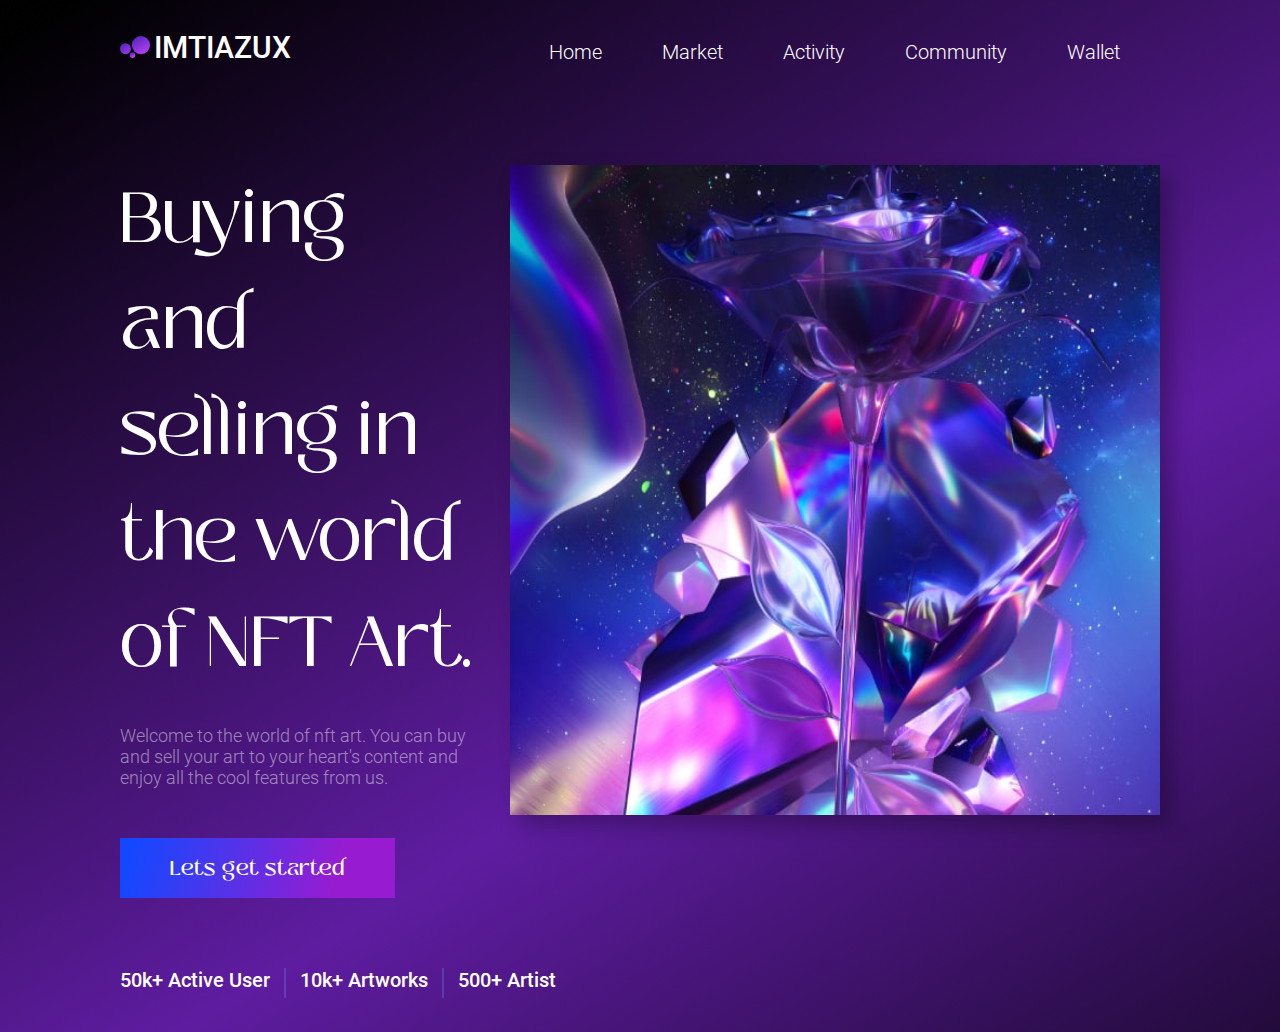
<file: templates/index.html>
<!DOCTYPE html>
<html lang="en">
<head>
    <meta charset="UTF-8">
    <link rel="stylesheet" href="/static/css/index.css" />
    <title>IMTIAZUX</title>
</head>
<body>
<header>
        <div class="container">
        <div class="logo_container">
            <a class="logo_container__link" href="/index">
                <img class="logo_conatainer__link__img" src="/static/img/logo.svg" style="width:30px; /">
                <p>IMTIAZUX</p>
                <div class="link">
                    <nav>
                        <ul>
                            <li><a href="/home">Home</a></li>
                            <li><a href="/market">Market</a></li>
                            <li><a href="/activity">Activity</a></li>
                            <li><a href="/community">Community</a></li>
                            <li><a href="/wallet">Wallet</a></li>
                        </ul>
                    </nav>
                </div>
        </div>
            <div class="intro">
                <div class="photo"><img src="/static/img/photo.jpg" alt="flower" style="width:650px; height: 650px;"></div>
                <div class="text_left">
            <div class="text1">Buying and selling in the world of NFT Art.</div>
            <div class="text2">Welcome to the world of nft art. You can buy and sell your art to your heart's content and enjoy all the cool features from us.</div>
            <div class="buttoms">
                <a href="" class="buttom1">Lets get started</a>
            </div>
                </div>
                <div class="information">
                    <div class="info">50k+ Active User</div>
            <p class="stick"><a href="/"><img src="/static/img/Line.svg" width="30" height="30" alt="reality"></a></p>
            <div class="info">10k+ Artworks</div>
                    <p class="stick"><a href="/"><img src="/static/img/Line.svg" width="30" height="30" alt="reality"></a></p>
            <div class="info">500+ Artist</div>
                </div>
        </div>
    </header>
</body>
</html>
</file>
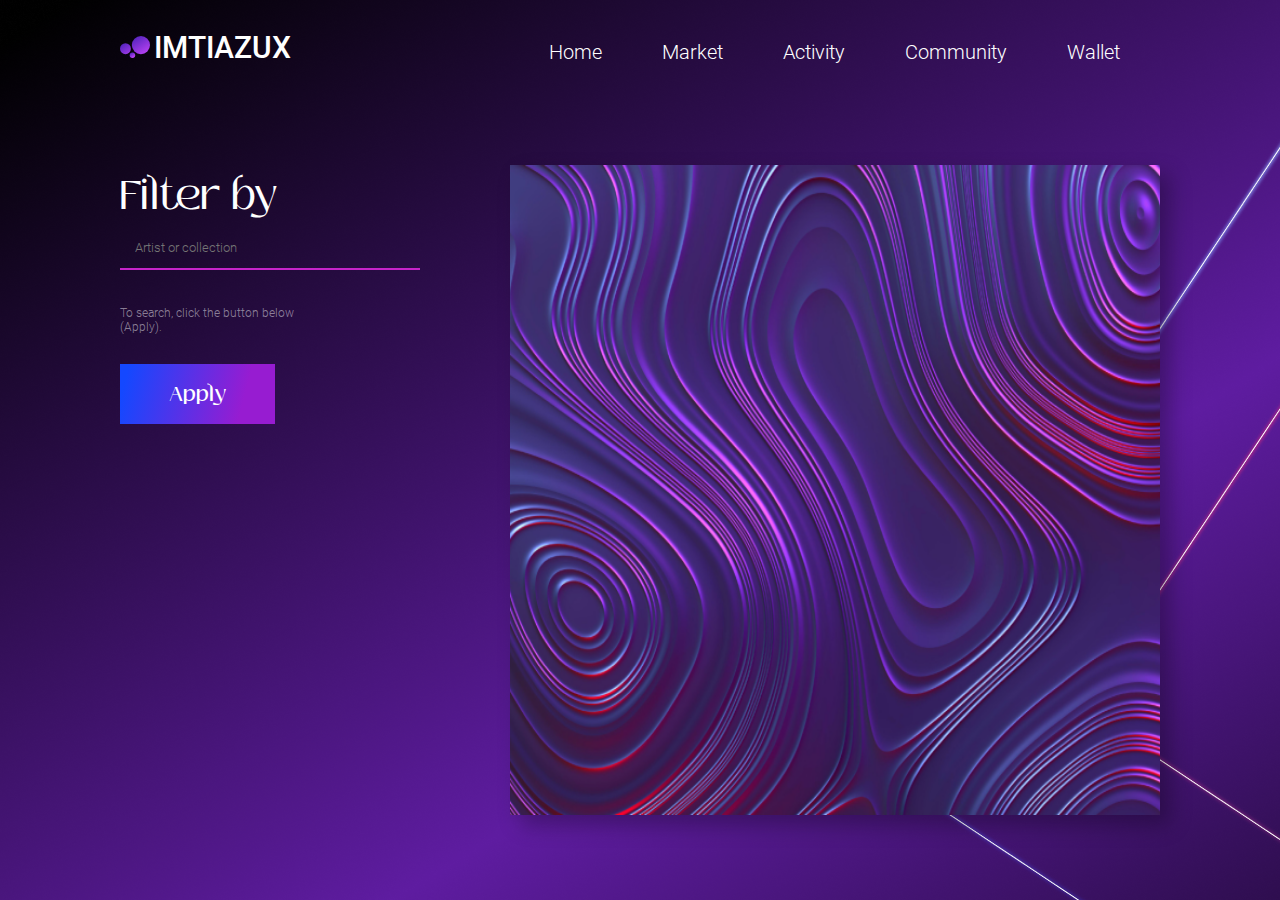
<file: templates/activity.html>
<!DOCTYPE html>
<html lang="en">
<head>
    <meta charset="UTF-8">
    <link rel="stylesheet" href="/static/css/activity.css" />
    <title>IMTIAZUX</title>
</head>
<body>
<header>
        <div class="container">
        <div class="logo_container">
            <a class="logo_container__link" href="/index">
                <img class="logo_conatainer__link__img" src="/static/img/logo.svg" style="width:30px; /">
                <p>IMTIAZUX</p>
                <div class="link">
                    <nav>
                        <ul>
                            <li><a href="/home">Home</a></li>
                            <li><a href="/market">Market</a></li>
                            <li><a href="/activity">Activity</a></li>
                            <li><a href="/community">Community</a></li>
                            <li><a href="/wallet">Wallet</a></li>
                        </ul>
                    </nav>
                </div>
        </div>
            <div class="intro">
                <div class="photo"><img src="/static/img/photoactivity.png" alt="flower" style="width:650px; height: 650px;"></div>
                <div class="text_left">
                    <div class="text1">Filter by</div>
                    <form>
                <input type="text" placeholder="Artist or collection">
                <button type="submit"></button>
                    </form>
            <div class="text2">To search, click the button below (Apply).</div>
            <div class="buttoms">
                <a href="" class="buttom1">Apply</a>
            </div>
                </div>
        </div>
    </header>
</body>
</html>
</file>
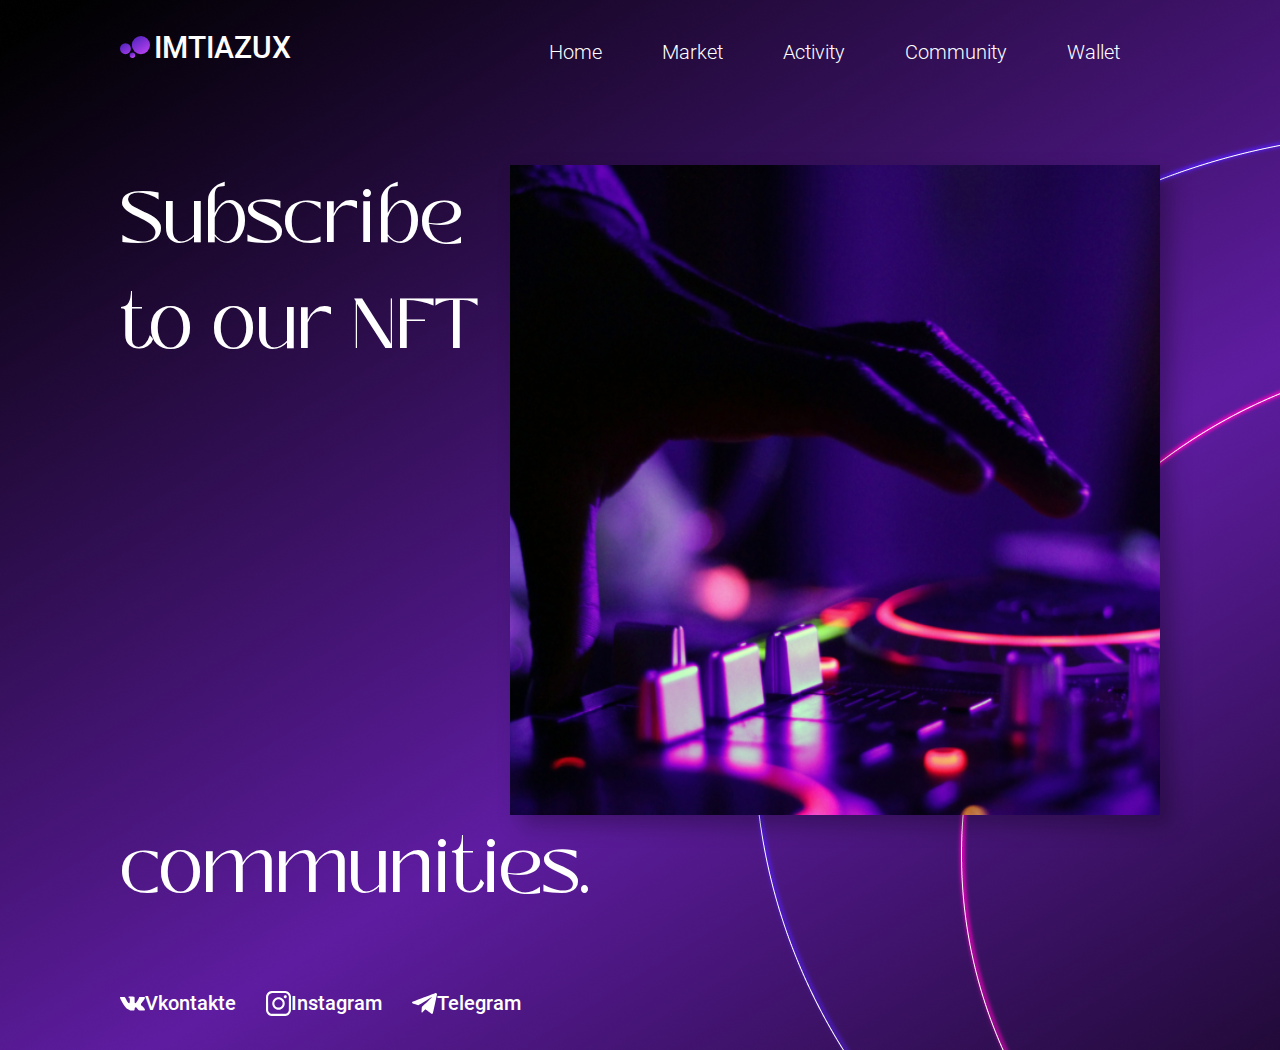
<file: templates/community.html>
<!DOCTYPE html>
<html lang="en">
<head>
    <meta charset="UTF-8">
    <link rel="stylesheet" href="/static/css/community.css" />
    <title>IMTIAZUX</title>
</head>
<body>
<header>
        <div class="container">
        <div class="logo_container">
            <a class="logo_container__link" href="/index">
                <img class="logo_conatainer__link__img" src="/static/img/logo.svg" style="width:30px; /">
                <p>IMTIAZUX</p>
                <div class="link">
                    <nav>
                        <ul>
                            <li><a href="/home">Home</a></li>
                            <li><a href="/market">Market</a></li>
                            <li><a href="/activity">Activity</a></li>
                            <li><a href="/community">Community</a></li>
                            <li><a href="/wallet">Wallet</a></li>
                        </ul>
                    </nav>
                </div>
        </div>
            <div class="intro">
                <div class="photo"><img src="/static/img/com.png" alt="flower" style="width:650px; height: 650px;"></div>
                <div class="text_left">
            <div class="text1">Subscribe to our NFT communities.</div>
                </div>
                <div class="information">
                    <p class="vk"><a href="/"><img src="/static/img/vk.svg" width="25" height="25" alt="reality"></a></p>
                    <div class="info">Vkontakte</div>
                    <p class="stick"><a href="/"><img src="/static/img/inst.svg" width="25" height="25" alt="reality"></a></p>
            <div class="info">Instagram</div>
                    <p class="stick"><a href="/"><img src="/static/img/telega.svg" width="25" height="25" alt="reality"></a></p>
            <div class="info">Telegram</div>
                </div>
        </div>
    </header>
</body>
</html>
</file>
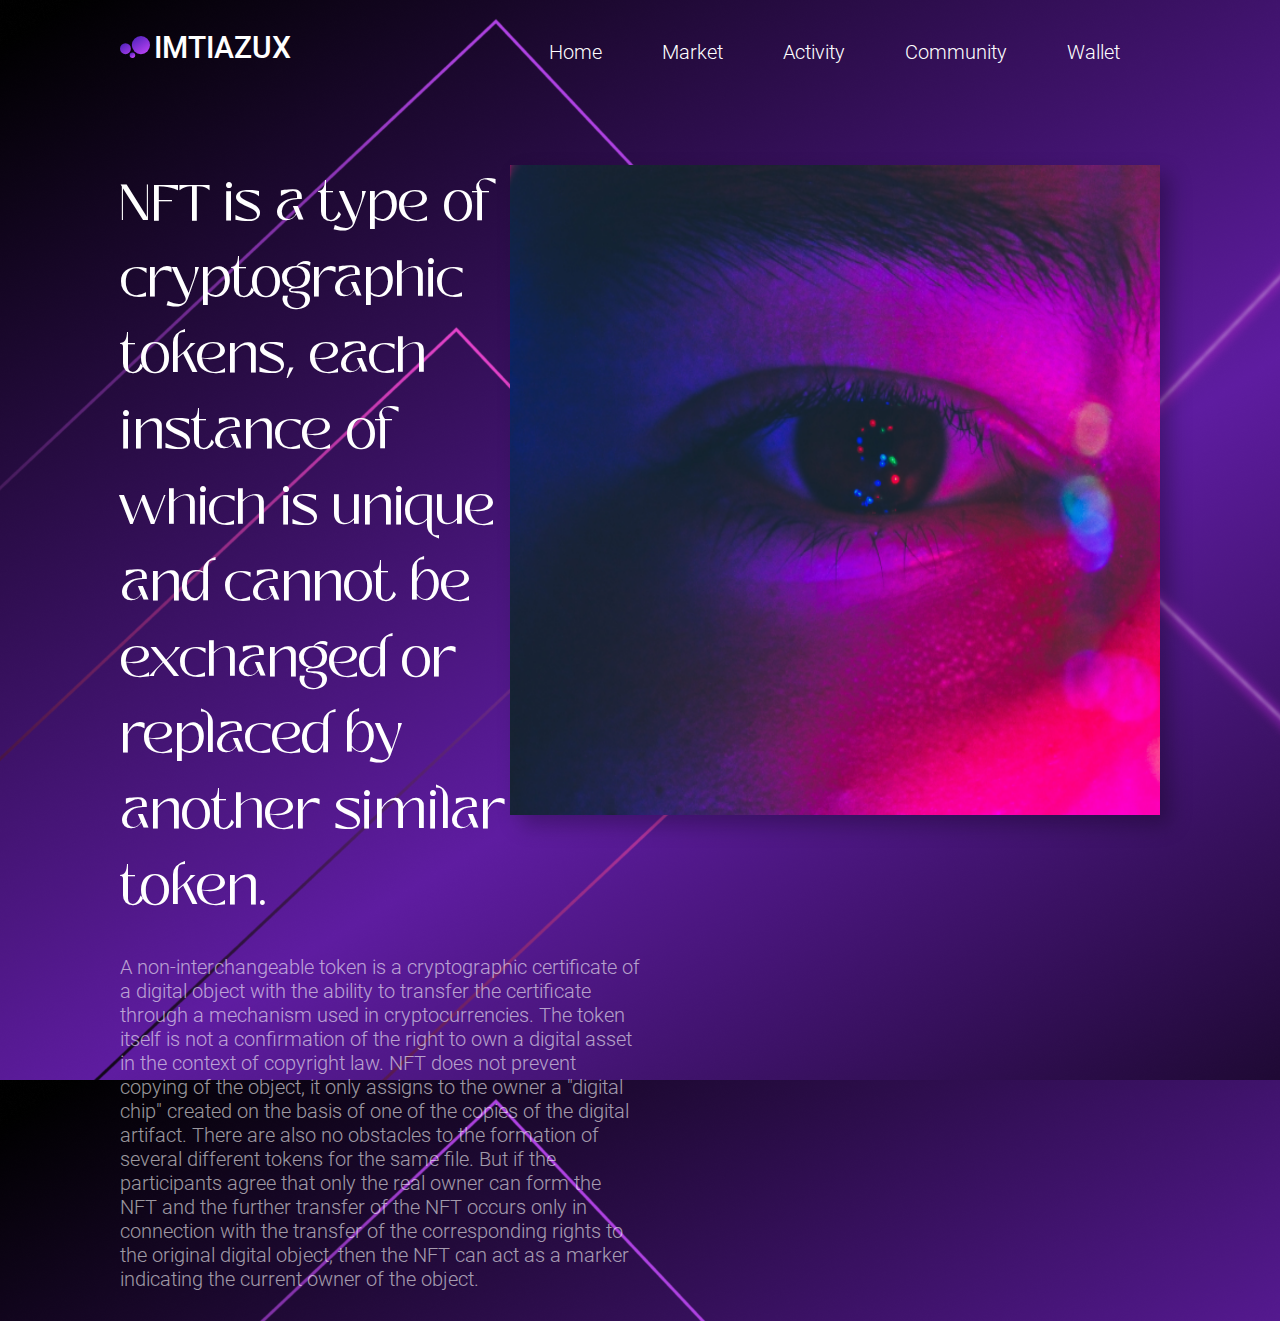
<file: templates/home.html>
<!DOCTYPE html>
<html lang="en">
<head>
    <meta charset="UTF-8">
    <link rel="stylesheet" href="/static/css/home.css" />
    <title>IMTIAZUX</title>
</head>
<body>
<header>
        <div class="container">
        <div class="logo_container">
            <a class="logo_container__link" href="/index">
                <img class="logo_conatainer__link__img" src="/static/img/logo.svg" style="width:30px; /">
                <p>IMTIAZUX</p>
                <div class="link">
                    <nav>
                        <ul>
                            <li><a href="/home">Home</a></li>
                            <li><a href="/market">Market</a></li>
                            <li><a href="/activity">Activity</a></li>
                            <li><a href="/community">Community</a></li>
                            <li><a href="/wallet">Wallet</a></li>
                        </ul>
                    </nav>
                </div>
        </div>
            <div class="intro">
                <div class="photo"><img src="/static/img/what.png" alt="eyes" style="width:650px; height: 650px;"></div>
                <div class="text_left">
            <div class="text1">NFT is a type of cryptographic tokens, each instance of which is unique and cannot be exchanged or replaced by another similar token.</div>
            <div class="text2">A non-interchangeable token is a cryptographic certificate of a digital object with the ability to transfer the certificate through a mechanism used in cryptocurrencies. The token itself is not a confirmation of the right to own a digital asset in the context of copyright law. NFT does not prevent copying of the object, it only assigns to the owner a "digital chip" created on the basis of one of the copies of the digital artifact. There are also no obstacles to the formation of several different tokens for the same file. But if the participants agree that only the real owner can form the NFT and the further transfer of the NFT occurs only in connection with the transfer of the corresponding rights to the original digital object, then the NFT can act as a marker indicating the current owner of the object.</div>
                </div>
        </div>
    </header>
</body>
</html>
</file>
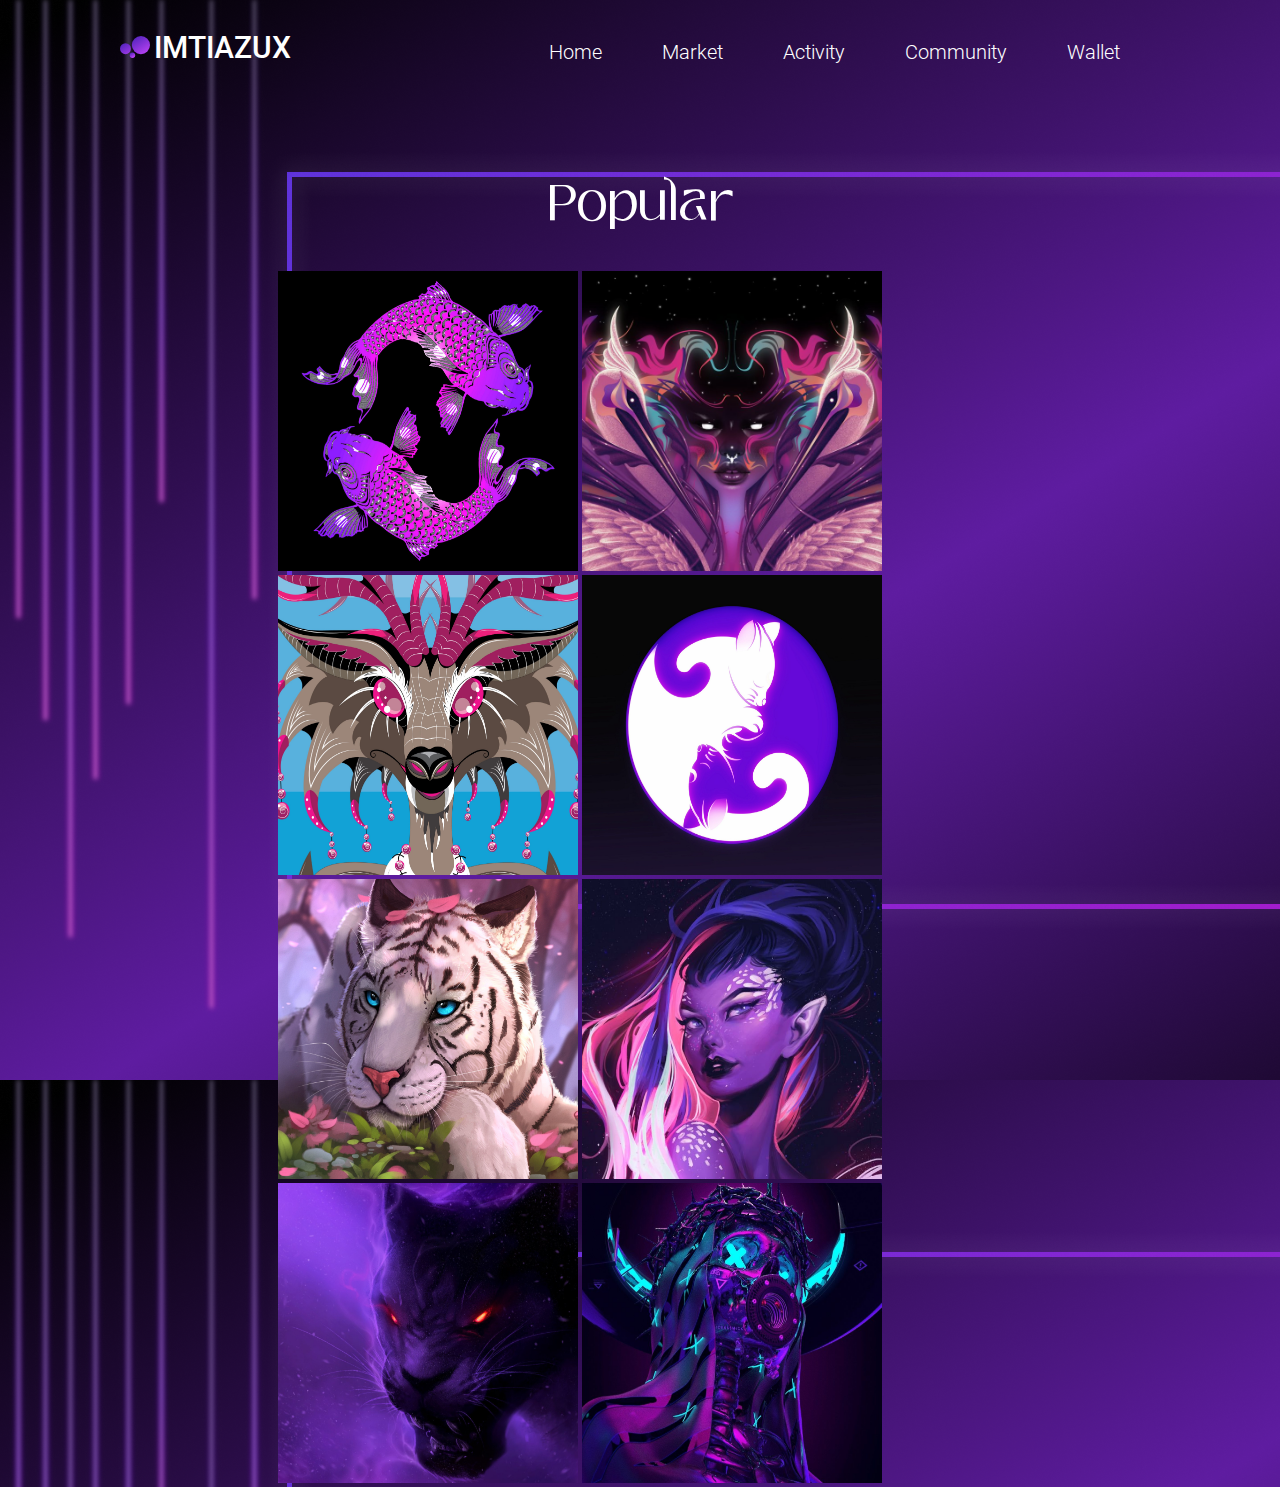
<file: templates/market.html>
<!DOCTYPE html>
<html lang="en">
<head>
    <meta charset="UTF-8">
    <link rel="stylesheet" href="/static/css/market.css" />
    <title>IMTIAZUX</title>
</head>
<body>
<header>
        <div class="container">
        <div class="logo_container">
            <a class="logo_container__link" href="/index">
                <img class="logo_conatainer__link__img" src="/static/img/logo.svg" style="width:30px; /">
                <p>IMTIAZUX</p>
                <div class="link">
                    <nav>
                        <ul>
                            <li><a href="/home">Home</a></li>
                            <li><a href="/market">Market</a></li>
                            <li><a href="/activity">Activity</a></li>
                            <li><a href="/community">Community</a></li>
                            <li><a href="/wallet">Wallet</a></li>
                        </ul>
                    </nav>
                </div>
        </div>
            <div class="intro">
            <div class="text1">Popular</div>
                <div class="img_center">
                    <p class="nft">
                    <img src="/static/img/1.png" alt="nft" width="300" height="300">
                    <img src="/static/img/2.jpg" alt="nft" width="300" height="300">
                    <img src="/static/img/3.png" alt="nft" width="300" height="300">
                    <img src="/static/img/4.png" alt="nft" width="300" height="300">
                    <img src="/static/img/5.png" alt="nft" width="300" height="300">
                    <img src="/static/img/6.png" alt="nft" width="300" height="300">
                        <img src="/static/img/7.png" alt="nft" width="300" height="300">
                        <img src="/static/img/8.png" alt="nft" width="300" height="300">
                    </p>
                </div>
            </div>
    </header>
</body>
</html>
</file>
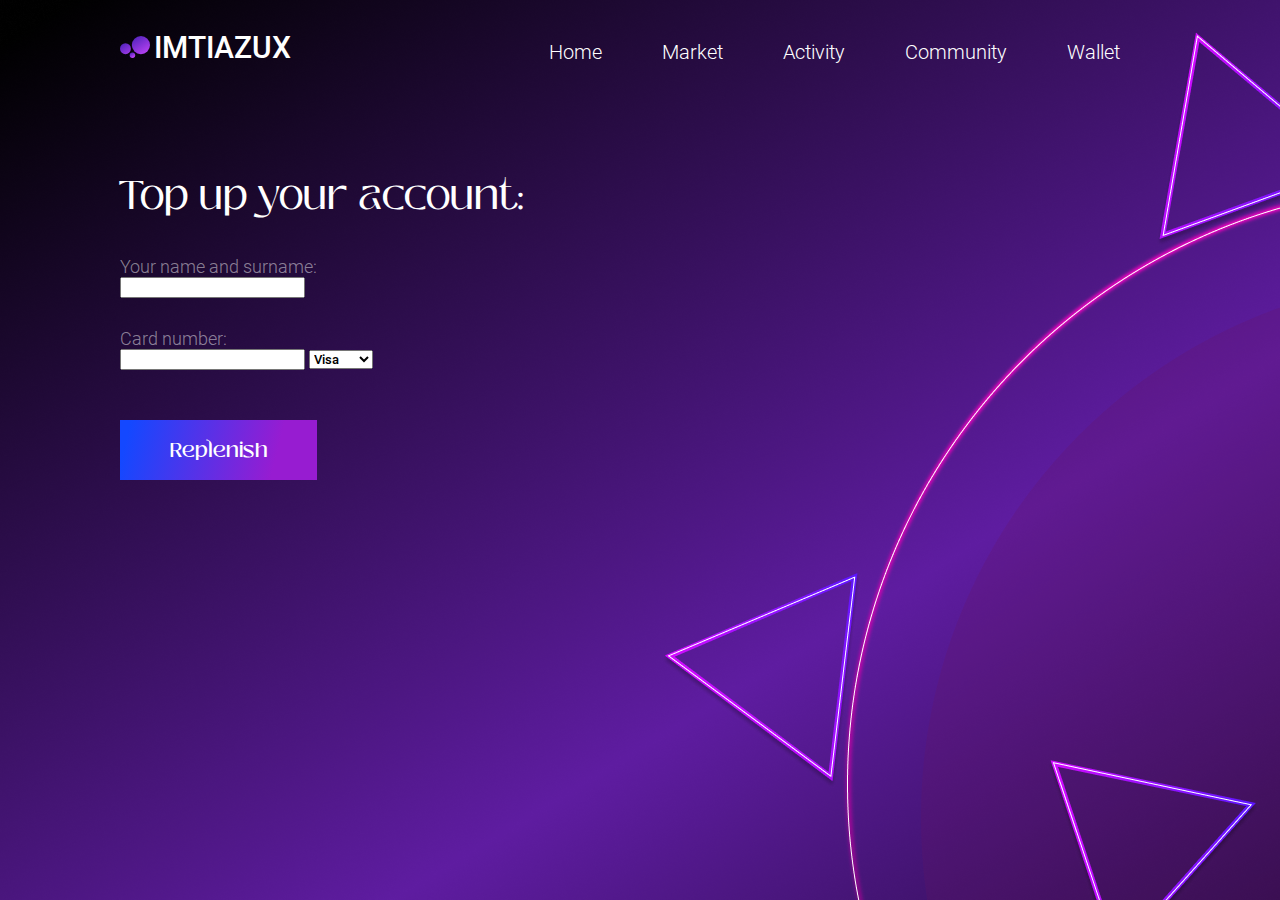
<file: templates/wallet.html>
<!DOCTYPE html>
<html lang="en">
<head>
    <meta charset="UTF-8">
    <link rel="stylesheet" href="/static/css/wallet.css" />
    <title>IMTIAZUX</title>
</head>
<body>
<header>
        <div class="container">
        <div class="logo_container">
            <a class="logo_container__link" href="/index">
                <img class="logo_conatainer__link__img" src="/static/img/logo.svg" style="width:30px; /">
                <p>IMTIAZUX</p>
                <div class="link">
                    <nav>
                        <ul>
                            <li><a href="/home">Home</a></li>
                            <li><a href="/market">Market</a></li>
                            <li><a href="/activity">Activity</a></li>
                            <li><a href="/community">Community</a></li>
                            <li><a href="/wallet">Wallet</a></li>
                        </ul>
                    </nav>
                </div>
        </div>
            <div class="intro">
                <div class="text_left">
            <div class="text1">Top up your account:</div>
            <div class="text2">Your name and surname:</div>
                    <input name="guruweba_example_text" type="text" />
                    <section>
                        <div class="text2">Card number:</div>
                    <input name="guruweba_example_text" type="text" />
    <select class="visa">
        <option value="1">Visa</option>
        <option value="2">Tinkoff</option>
        <option value="3">Qiwi</option>
    </select>
</section>
            <div class="buttoms">
                <a href="" class="buttom1">Replenish</a>
            </div>
                </div>
        </div>
    </header>
</body>
</html>
</file>
<file: static/css/index.css>
*{
    margin: 0;
    box-sizing: border-box;
    font-family: 'Roboto', sans-serif;
}

body{
    background: url(/static/img/intro.png);
}

@font-face {
    font-family: 'Zolina';
    src: local('Zolina Medium'), local('Zolina-Medium'),
        url('/static/fonts/Zolina-Medium.woff2') format('woff2'),
        url('/static/fonts/Zolina-Medium.woff') format('woff'),
        url('/static/fonts/Zolina-Medium.ttf') format('truetype');
    font-weight: 500;
    font-style: normal;
  }

@font-face {
    font-family: 'Zolina';
    src: local('Zolina Regular'), local('Zolina-Regular'),
        url('/static/fonts/Zolina-Regular.woff2') format('woff2'),
        url('/static/fonts/Zolina-Regular.woff') format('woff'),
        url('/static/fonts/Zolina-Regular.ttf') format('truetype');
    font-weight: 400;
    font-style: normal;
  }

@font-face {
    font-family: 'Roboto';
    src: local('Roboto Light'), local('Roboto-Light'),
        url('/static/fonts/Roboto-Light.woff2') format('woff2'),
        url('/static/fonts/Roboto-Light.woff') format('woff'),
        url('/static/fonts/Roboto-Light.ttf') format('truetype');
    font-weight: 300;
    font-style: normal;
  }

@font-face {
    font-family: 'Roboto';
    src: local('Roboto Medium'), local('Roboto-Medium'),
        url('/static/fonts/Roboto-Medium.woff2') format('woff2'),
        url('/static/fonts/Roboto-Medium.woff') format('woff'),
        url('/static/fonts/Roboto-Medium.ttf') format('truetype');
    font-weight: 500;
    font-style: normal;
  }

.container{
    margin: 30px 120px;
    max-width: 1920px;
}

.header{
    display: flex;
    justify-content: space-between;
    padding: 20px;
}

nav ul li{
    list-style: none;
}

a{
    text-decoration: none;
}

nav ul li a{
    font-weight: 300;
    text-decoration: none;
    margin: 30px;
    font-size: 20px;
    color: white;
}

nav ul{
    display: flex;
    float: right;
}

.link{
    padding: 10px;
    display: flex;
    float: right;
}

.container .logo_container .logo_container__link p{
    font-size: 30px;
    display: inline;
    font-family: 'Roboto';
    font-weight: 500;
    align-items: flex-end;
    color: white;
}

.intro{
    padding-top: 100px;
}

.photo{
    display: flex;
    float: right;
    clear: both;
    box-shadow: 10px 10px 20px rgba(0, 0, 0, 0.29);
}

.text_left{
    display: block;
}
.text1{
    width: 34%;
    color: white;
    font-size: 70px;
    font-family: 'Zolina';
    font-weight: 400;
}

.text2{
    padding-top: 30px;
    width: 34%;
    color: rgba(255, 255, 255, 0.49);
    font-size: 18px;
    font-family: 'Roboto';
    font-weight: 300;
}

.buttom1{
    margin-top: 50px;
    display: inline-flex;
    font-size: 20px;
	min-height: 60px;
	align-items: center;
	font-weight: 500;
	padding: 15px 50px;
	background: linear-gradient(104.16deg, #1448FF 5.18%, #971CD1 78.1%);
    font-family: 'Zolina';
	color: #fff;
}

.buttom1:hover {
    opacity: 0.6;
}

.information{
    padding-top: 70px;
    display: flex;
    width: 50%;
}

.info{
    font-family: 'Roboto';
    font-size: 20px;
    font-weight: 500;
    color: white;
}
</file>
<file: static/css/activity.css>
*{
    margin: 0;
    box-sizing: border-box;
    font-family: 'Roboto', sans-serif;
}

body{
    background: url(/static/img/introactivity.png);
}

@font-face {
    font-family: 'Zolina';
    src: local('Zolina Medium'), local('Zolina-Medium'),
        url('/static/fonts/Zolina-Medium.woff2') format('woff2'),
        url('/static/fonts/Zolina-Medium.woff') format('woff'),
        url('/static/fonts/Zolina-Medium.ttf') format('truetype');
    font-weight: 500;
    font-style: normal;
  }

@font-face {
    font-family: 'Zolina';
    src: local('Zolina Regular'), local('Zolina-Regular'),
        url('/static/fonts/Zolina-Regular.woff2') format('woff2'),
        url('/static/fonts/Zolina-Regular.woff') format('woff'),
        url('/static/fonts/Zolina-Regular.ttf') format('truetype');
    font-weight: 400;
    font-style: normal;
  }

@font-face {
    font-family: 'Roboto';
    src: local('Roboto Light'), local('Roboto-Light'),
        url('/static/fonts/Roboto-Light.woff2') format('woff2'),
        url('/static/fonts/Roboto-Light.woff') format('woff'),
        url('/static/fonts/Roboto-Light.ttf') format('truetype');
    font-weight: 300;
    font-style: normal;
  }

@font-face {
    font-family: 'Roboto';
    src: local('Roboto Medium'), local('Roboto-Medium'),
        url('/static/fonts/Roboto-Medium.woff2') format('woff2'),
        url('/static/fonts/Roboto-Medium.woff') format('woff'),
        url('/static/fonts/Roboto-Medium.ttf') format('truetype');
    font-weight: 500;
    font-style: normal;
  }

.container{
    margin: 30px 120px;
    max-width: 1920px;
}

.header{
    display: flex;
    justify-content: space-between;
    padding: 20px;
}

nav ul li{
    list-style: none;
}

a{
    text-decoration: none;
}

nav ul li a{
    font-weight: 300;
    text-decoration: none;
    margin: 30px;
    font-size: 20px;
    color: white;
}

nav ul{
    display: flex;
    float: right;
}

.link{
    padding: 10px;
    display: flex;
    float: right;
}

.container .logo_container .logo_container__link p{
    font-size: 30px;
    display: inline;
    font-family: 'Roboto';
    font-weight: 500;
    align-items: flex-end;
    color: white;
}

.intro{
    padding-top: 100px;
}

.photo{
    display: flex;
    float: right;
    clear: both;
    box-shadow: 10px 10px 20px rgba(0, 0, 0, 0.29);
}

.text_left{
    display: block;
}
.text1{
    width: 34%;
    color: white;
    font-size: 40px;
    font-family: 'Zolina';
    font-weight: 400;
}

.text2{
    padding-top: 80px;
    width: 20%;
    color: rgba(255, 255, 255, 0.49);
    font-size: 12px;
    font-family: 'Roboto';
    font-weight: 300;
}

.buttom1{
    margin-top: 30px;
    display: inline-flex;
    font-size: 20px;
	min-height: 60px;
	align-items: center;
	font-weight: 500;
	padding: 10px 50px;
	background: linear-gradient(104.16deg, #1448FF 5.18%, #971CD1 78.1%);
    font-family: 'Zolina';
	color: #fff;
}

.buttom1:hover {
    opacity: 0.6;
}

.information{
    padding-top: 70px;
    display: flex;
    width: 50%;
}

.info{
    font-family: 'Roboto';
    font-size: 20px;
    font-weight: 500;
    color: white;
}
* {box-sizing: border-box;}
form {
    display: flex;
    float: left;
  position: relative;
  width: 300px;
  margin: 0 auto;
  background: #FFFFFF00;
  border-bottom: 2px solid #C724CA;
}
input, button {
    font-family: 'Roboto';
    text-align: 12px;
    font-weight: 300;
    color: white;
  border: none;
  outline: none;
  background: transparent;
}
input {
  width: 100%;
  height: 42px;
  padding-left: 15px;
}
button {
  position: absolute;
}
</file>
<file: static/css/community.css>
*{
    margin: 0;
    box-sizing: border-box;
    font-family: 'Roboto', sans-serif;
}

body{
    background: url(/static/img/introcom.png);
}

@font-face {
    font-family: 'Zolina';
    src: local('Zolina Medium'), local('Zolina-Medium'),
        url('/static/fonts/Zolina-Medium.woff2') format('woff2'),
        url('/static/fonts/Zolina-Medium.woff') format('woff'),
        url('/static/fonts/Zolina-Medium.ttf') format('truetype');
    font-weight: 500;
    font-style: normal;
  }

@font-face {
    font-family: 'Zolina';
    src: local('Zolina Regular'), local('Zolina-Regular'),
        url('/static/fonts/Zolina-Regular.woff2') format('woff2'),
        url('/static/fonts/Zolina-Regular.woff') format('woff'),
        url('/static/fonts/Zolina-Regular.ttf') format('truetype');
    font-weight: 400;
    font-style: normal;
  }

@font-face {
    font-family: 'Roboto';
    src: local('Roboto Light'), local('Roboto-Light'),
        url('/static/fonts/Roboto-Light.woff2') format('woff2'),
        url('/static/fonts/Roboto-Light.woff') format('woff'),
        url('/static/fonts/Roboto-Light.ttf') format('truetype');
    font-weight: 300;
    font-style: normal;
  }

@font-face {
    font-family: 'Roboto';
    src: local('Roboto Medium'), local('Roboto-Medium'),
        url('/static/fonts/Roboto-Medium.woff2') format('woff2'),
        url('/static/fonts/Roboto-Medium.woff') format('woff'),
        url('/static/fonts/Roboto-Medium.ttf') format('truetype');
    font-weight: 500;
    font-style: normal;
  }

.container{
    margin: 30px 120px;
    max-width: 1920px;
}

.header{
    display: flex;
    justify-content: space-between;
    padding: 20px;
}

nav ul li{
    list-style: none;
}

a{
    text-decoration: none;
}

nav ul li a{
    font-weight: 300;
    text-decoration: none;
    margin: 30px;
    font-size: 20px;
    color: white;
}

nav ul{
    display: flex;
    float: right;
}

.link{
    padding: 10px;
    display: flex;
    float: right;
}

.container .logo_container .logo_container__link p{
    font-size: 30px;
    display: inline;
    font-family: 'Roboto';
    font-weight: 500;
    align-items: flex-end;
    color: white;
}

.intro{
    padding-top: 100px;
}

.photo{
    display: flex;
    float: right;
    clear: both;
    box-shadow: 10px 10px 20px rgba(0, 0, 0, 0.29);
}

.text_left{
    display: block;
}
.text1{
    width: 40%;
    color: white;
    font-size: 70px;
    font-family: 'Zolina';
    font-weight: 400;
}

.text2{
    padding-top: 30px;
    width: 34%;
    color: rgba(255, 255, 255, 0.49);
    font-size: 18px;
    font-family: 'Roboto';
    font-weight: 300;
}

.buttom1{
    margin-top: 50px;
    display: inline-flex;
    font-size: 20px;
	min-height: 60px;
	align-items: center;
	font-weight: 500;
	padding: 15px 50px;
	background: linear-gradient(104.16deg, #1448FF 5.18%, #971CD1 78.1%);
    font-family: 'Zolina';
	color: #fff;
}

.buttom1:hover {
    opacity: 0.6;
}

.information{
    padding-top: 70px;
    display: flex;
    width: 50%;
}

.info{
    font-family: 'Roboto';
    font-size: 20px;
    font-weight: 500;
    color: white;
}
.stick{
    padding-left: 30px;
}
</file>
<file: static/css/home.css>
*{
    margin: 0;
    box-sizing: border-box;
    font-family: 'Roboto', sans-serif;
}

body{
    background: url(/static/img/introhome.png);
}

@font-face {
    font-family: 'Zolina';
    src: local('Zolina Medium'), local('Zolina-Medium'),
        url('/static/fonts/Zolina-Medium.woff2') format('woff2'),
        url('/static/fonts/Zolina-Medium.woff') format('woff'),
        url('/static/fonts/Zolina-Medium.ttf') format('truetype');
    font-weight: 500;
    font-style: normal;
  }

@font-face {
    font-family: 'Zolina';
    src: local('Zolina Regular'), local('Zolina-Regular'),
        url('/static/fonts/Zolina-Regular.woff2') format('woff2'),
        url('/static/fonts/Zolina-Regular.woff') format('woff'),
        url('/static/fonts/Zolina-Regular.ttf') format('truetype');
    font-weight: 400;
    font-style: normal;
  }

@font-face {
    font-family: 'Roboto';
    src: local('Roboto Light'), local('Roboto-Light'),
        url('/static/fonts/Roboto-Light.woff2') format('woff2'),
        url('/static/fonts/Roboto-Light.woff') format('woff'),
        url('/static/fonts/Roboto-Light.ttf') format('truetype');
    font-weight: 300;
    font-style: normal;
  }

@font-face {
    font-family: 'Roboto';
    src: local('Roboto Medium'), local('Roboto-Medium'),
        url('/static/fonts/Roboto-Medium.woff2') format('woff2'),
        url('/static/fonts/Roboto-Medium.woff') format('woff'),
        url('/static/fonts/Roboto-Medium.ttf') format('truetype');
    font-weight: 500;
    font-style: normal;
  }

.container{
    margin: 30px 120px;
    max-width: 1920px;
}

.header{
    display: flex;
    justify-content: space-between;
    padding: 20px;
}

nav ul li{
    list-style: none;
}

a{
    text-decoration: none;
}

nav ul li a{
    font-weight: 300;
    text-decoration: none;
    margin: 30px;
    font-size: 20px;
    color: white;
}

nav ul{
    display: flex;
    float: right;
}

.link{
    padding: 10px;
    display: flex;
    float: right;
}

.container .logo_container .logo_container__link p{
    font-size: 30px;
    display: inline;
    font-family: 'Roboto';
    font-weight: 500;
    align-items: flex-end;
    color: white;
}

.intro{
    padding-top: 100px;
}

.photo{
    display: flex;
    float: right;
    clear: both;
    box-shadow: 10px 10px 20px rgba(0, 0, 0, 0.29);
}

.text_left{
    display: block;
}
.text1{
    width: 50%;
    color: white;
    font-size: 50px;
    font-family: 'Zolina';
    font-weight: 400;
}

.text2{
    padding-top: 30px;
    width: 50%;
    color: rgba(255, 255, 255, 0.60);
    font-size: 20px;
    font-family: 'Roboto';
    font-weight: 300;
}

.buttom1{
    margin-top: 50px;
    display: inline-flex;
    font-size: 20px;
	min-height: 60px;
	align-items: center;
	font-weight: 500;
	padding: 15px 50px;
	background: linear-gradient(104.16deg, #1448FF 5.18%, #971CD1 78.1%);
    font-family: 'Zolina';
	color: #fff;
}

.buttom1:hover {
    opacity: 0.6;
}

.information{
    padding-top: 70px;
    display: flex;
    width: 50%;
}

.info{
    font-family: 'Roboto';
    font-size: 20px;
    font-weight: 500;
    color: white;
}
</file>
<file: static/css/market.css>
*{
    margin: 0;
    box-sizing: border-box;
    font-family: 'Roboto', sans-serif;
}

body{
    background: url(/static/img/intromarket.png);
}

@font-face {
    font-family: 'Zolina';
    src: local('Zolina Medium'), local('Zolina-Medium'),
        url('/static/fonts/Zolina-Medium.woff2') format('woff2'),
        url('/static/fonts/Zolina-Medium.woff') format('woff'),
        url('/static/fonts/Zolina-Medium.ttf') format('truetype');
    font-weight: 500;
    font-style: normal;
  }

@font-face {
    font-family: 'Zolina';
    src: local('Zolina Regular'), local('Zolina-Regular'),
        url('/static/fonts/Zolina-Regular.woff2') format('woff2'),
        url('/static/fonts/Zolina-Regular.woff') format('woff'),
        url('/static/fonts/Zolina-Regular.ttf') format('truetype');
    font-weight: 400;
    font-style: normal;
  }

@font-face {
    font-family: 'Roboto';
    src: local('Roboto Light'), local('Roboto-Light'),
        url('/static/fonts/Roboto-Light.woff2') format('woff2'),
        url('/static/fonts/Roboto-Light.woff') format('woff'),
        url('/static/fonts/Roboto-Light.ttf') format('truetype');
    font-weight: 300;
    font-style: normal;
  }

@font-face {
    font-family: 'Roboto';
    src: local('Roboto Medium'), local('Roboto-Medium'),
        url('/static/fonts/Roboto-Medium.woff2') format('woff2'),
        url('/static/fonts/Roboto-Medium.woff') format('woff'),
        url('/static/fonts/Roboto-Medium.ttf') format('truetype');
    font-weight: 500;
    font-style: normal;
  }

.container{
    margin: 30px 120px;
    max-width: 1920px;
}

.header{
    display: flex;
    justify-content: space-between;
    padding: 20px;
}

nav ul li{
    list-style: none;
}

a{
    text-decoration: none;
}

nav ul li a{
    font-weight: 300;
    text-decoration: none;
    margin: 30px;
    font-size: 20px;
    color: white;
}

nav ul{
    display: flex;
    float: right;
}

.link{
    padding: 10px;
    display: flex;
    float: right;
}

.container .logo_container .logo_container__link p{
    font-size: 30px;
    display: inline;
    font-family: 'Roboto';
    font-weight: 500;
    align-items: flex-end;
    color: white;
}

.intro{
    padding-top: 100px;
}

.photo{
    display: flex;
    float: right;
    clear: both;
    box-shadow: 10px 10px 20px rgba(0, 0, 0, 0.29);
}

.img_center{
    padding-top: 30px;
    padding-left: 150px;
    width: 80%;
    display: flex;
    position:absolute;
    left:0;
    right:0;
    margin:auto;

}
.text1{
    width: 100%;
    color: white;
    font-size: 50px;
    font-family: 'Zolina';
    font-weight: 400;
    text-align: center;
}
.nft{
}
</file>
<file: static/css/wallet.css>
*{
    margin: 0;
    box-sizing: border-box;
    font-family: 'Roboto', sans-serif;
}

body{
    background: url(/static/img/walintro.png);
}

@font-face {
    font-family: 'Zolina';
    src: local('Zolina Medium'), local('Zolina-Medium'),
        url('/static/fonts/Zolina-Medium.woff2') format('woff2'),
        url('/static/fonts/Zolina-Medium.woff') format('woff'),
        url('/static/fonts/Zolina-Medium.ttf') format('truetype');
    font-weight: 500;
    font-style: normal;
  }

@font-face {
    font-family: 'Zolina';
    src: local('Zolina Regular'), local('Zolina-Regular'),
        url('/static/fonts/Zolina-Regular.woff2') format('woff2'),
        url('/static/fonts/Zolina-Regular.woff') format('woff'),
        url('/static/fonts/Zolina-Regular.ttf') format('truetype');
    font-weight: 400;
    font-style: normal;
  }

@font-face {
    font-family: 'Roboto';
    src: local('Roboto Light'), local('Roboto-Light'),
        url('/static/fonts/Roboto-Light.woff2') format('woff2'),
        url('/static/fonts/Roboto-Light.woff') format('woff'),
        url('/static/fonts/Roboto-Light.ttf') format('truetype');
    font-weight: 300;
    font-style: normal;
  }

@font-face {
    font-family: 'Roboto';
    src: local('Roboto Medium'), local('Roboto-Medium'),
        url('/static/fonts/Roboto-Medium.woff2') format('woff2'),
        url('/static/fonts/Roboto-Medium.woff') format('woff'),
        url('/static/fonts/Roboto-Medium.ttf') format('truetype');
    font-weight: 500;
    font-style: normal;
  }

.container{
    margin: 30px 120px;
    max-width: 1920px;
}

.header{
    display: flex;
    justify-content: space-between;
    padding: 20px;
}

nav ul li{
    list-style: none;
}

a{
    text-decoration: none;
}

nav ul li a{
    font-weight: 300;
    text-decoration: none;
    margin: 30px;
    font-size: 20px;
    color: white;
}

nav ul{
    display: flex;
    float: right;
}

.link{
    padding: 10px;
    display: flex;
    float: right;
}

.container .logo_container .logo_container__link p{
    font-size: 30px;
    display: inline;
    font-family: 'Roboto';
    font-weight: 500;
    align-items: flex-end;
    color: white;
}

.intro{
    padding-top: 100px;
}

.photo{
    display: flex;
    float: right;
    clear: both;
    box-shadow: 10px 10px 20px rgba(0, 0, 0, 0.29);
}

.text_left{
    display: block;
}
.text1{
    width: 40%;
    color: white;
    font-size: 40px;
    font-family: 'Zolina';
    font-weight: 400;
}

.text2{
    padding-top: 30px;
    width: 34%;
    color: rgba(255, 255, 255, 0.49);
    font-size: 18px;
    font-family: 'Roboto';
    font-weight: 300;
}

.buttom1{
    margin-top: 50px;
    display: inline-flex;
    font-size: 20px;
	min-height: 60px;
	align-items: center;
	font-weight: 500;
	padding: 15px 50px;
	background: linear-gradient(104.16deg, #1448FF 5.18%, #971CD1 78.1%);
    font-family: 'Zolina';
	color: #fff;
}

.buttom1:hover {
    opacity: 0.6;
}

.information{
    padding-top: 70px;
    display: flex;
    width: 50%;
}

.info{
    font-family: 'Roboto';
    font-size: 20px;
    font-weight: 500;
    color: white;
}

.wallet{
    position: absolute;
    padding-left: 40px;
}
</file>
